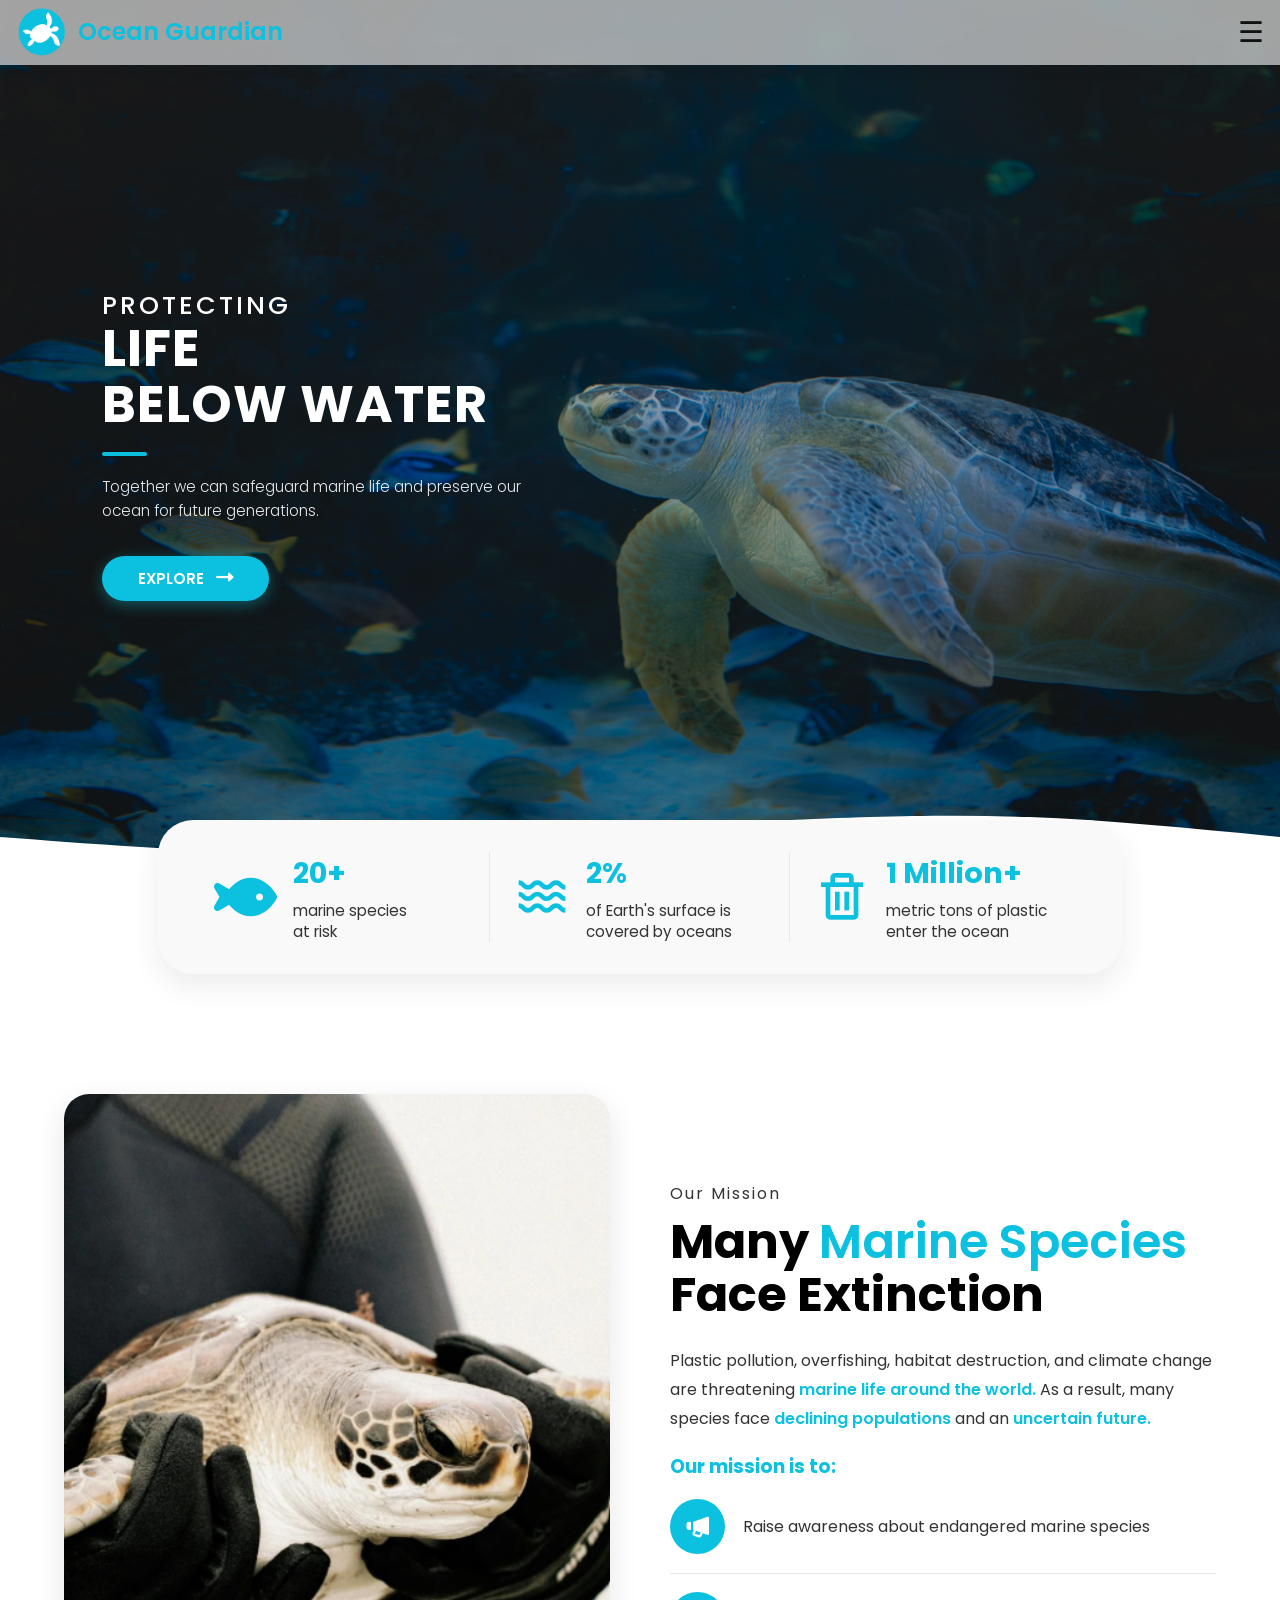
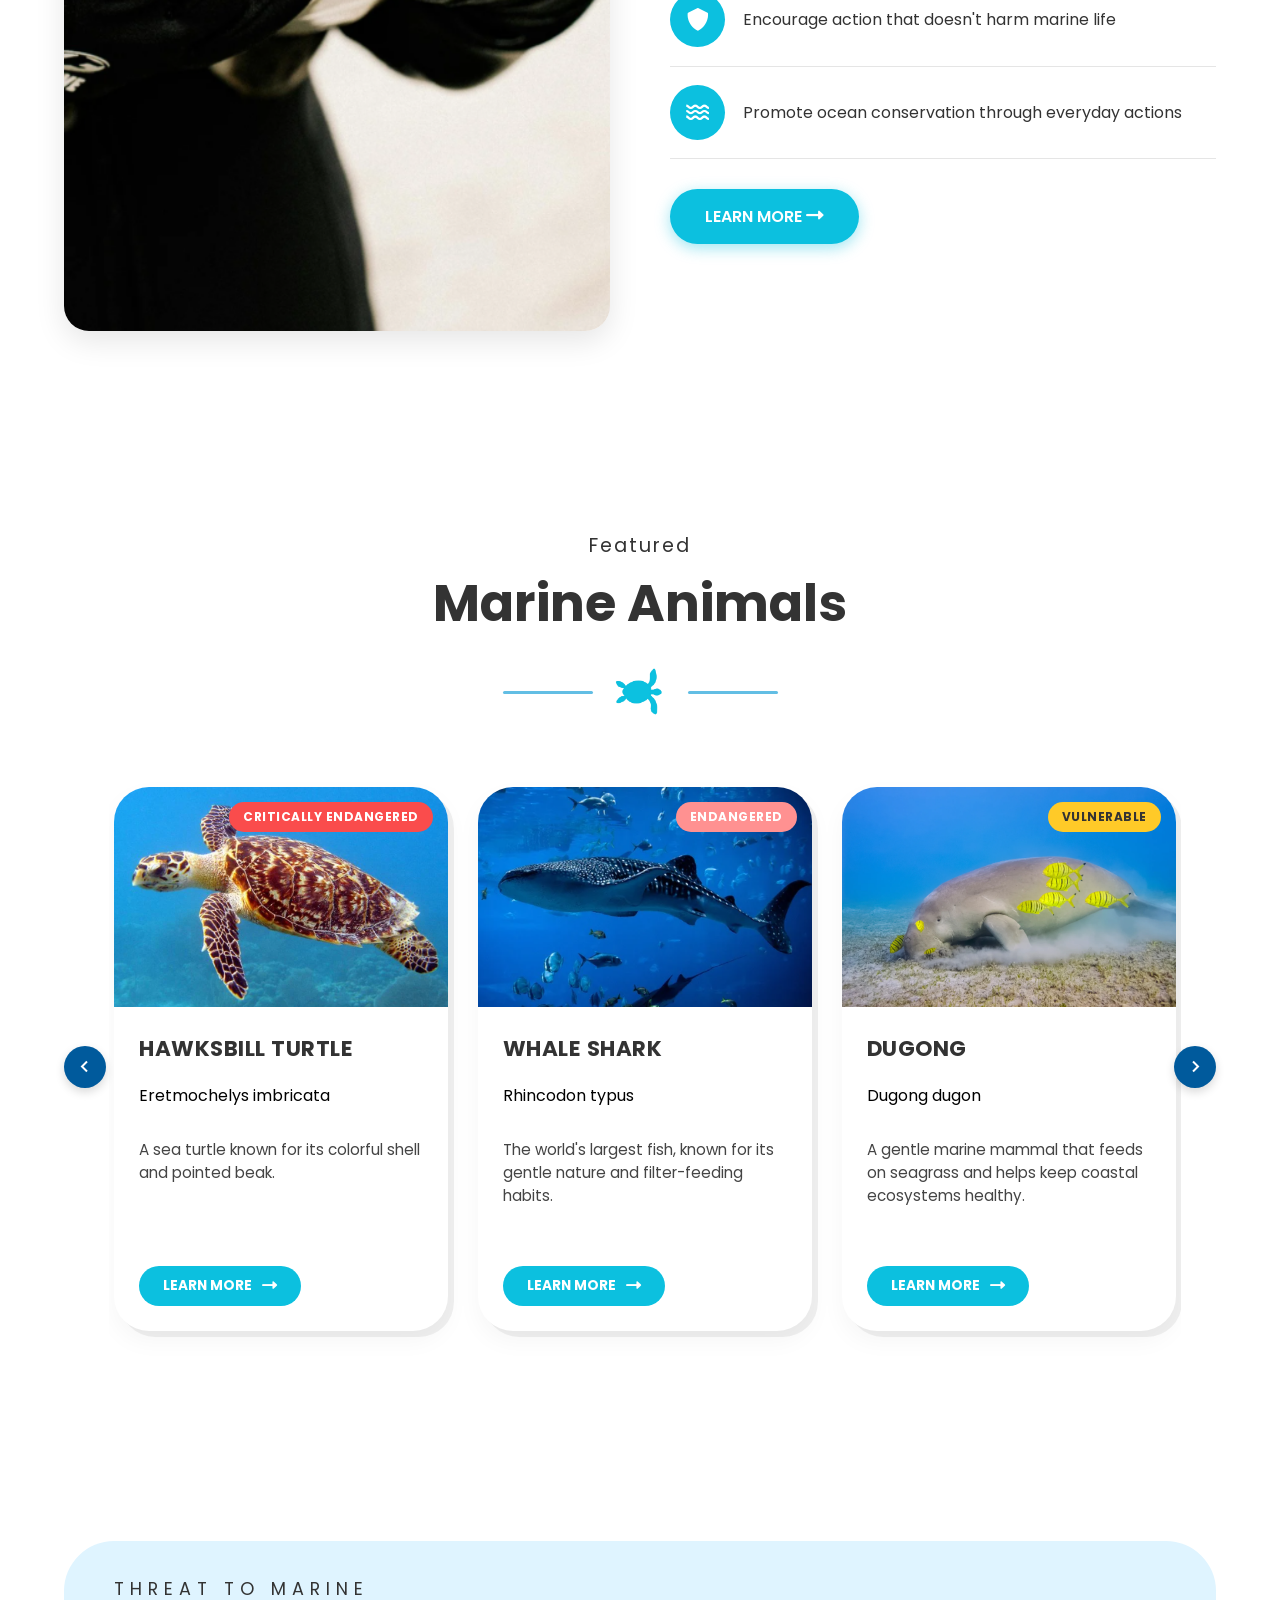
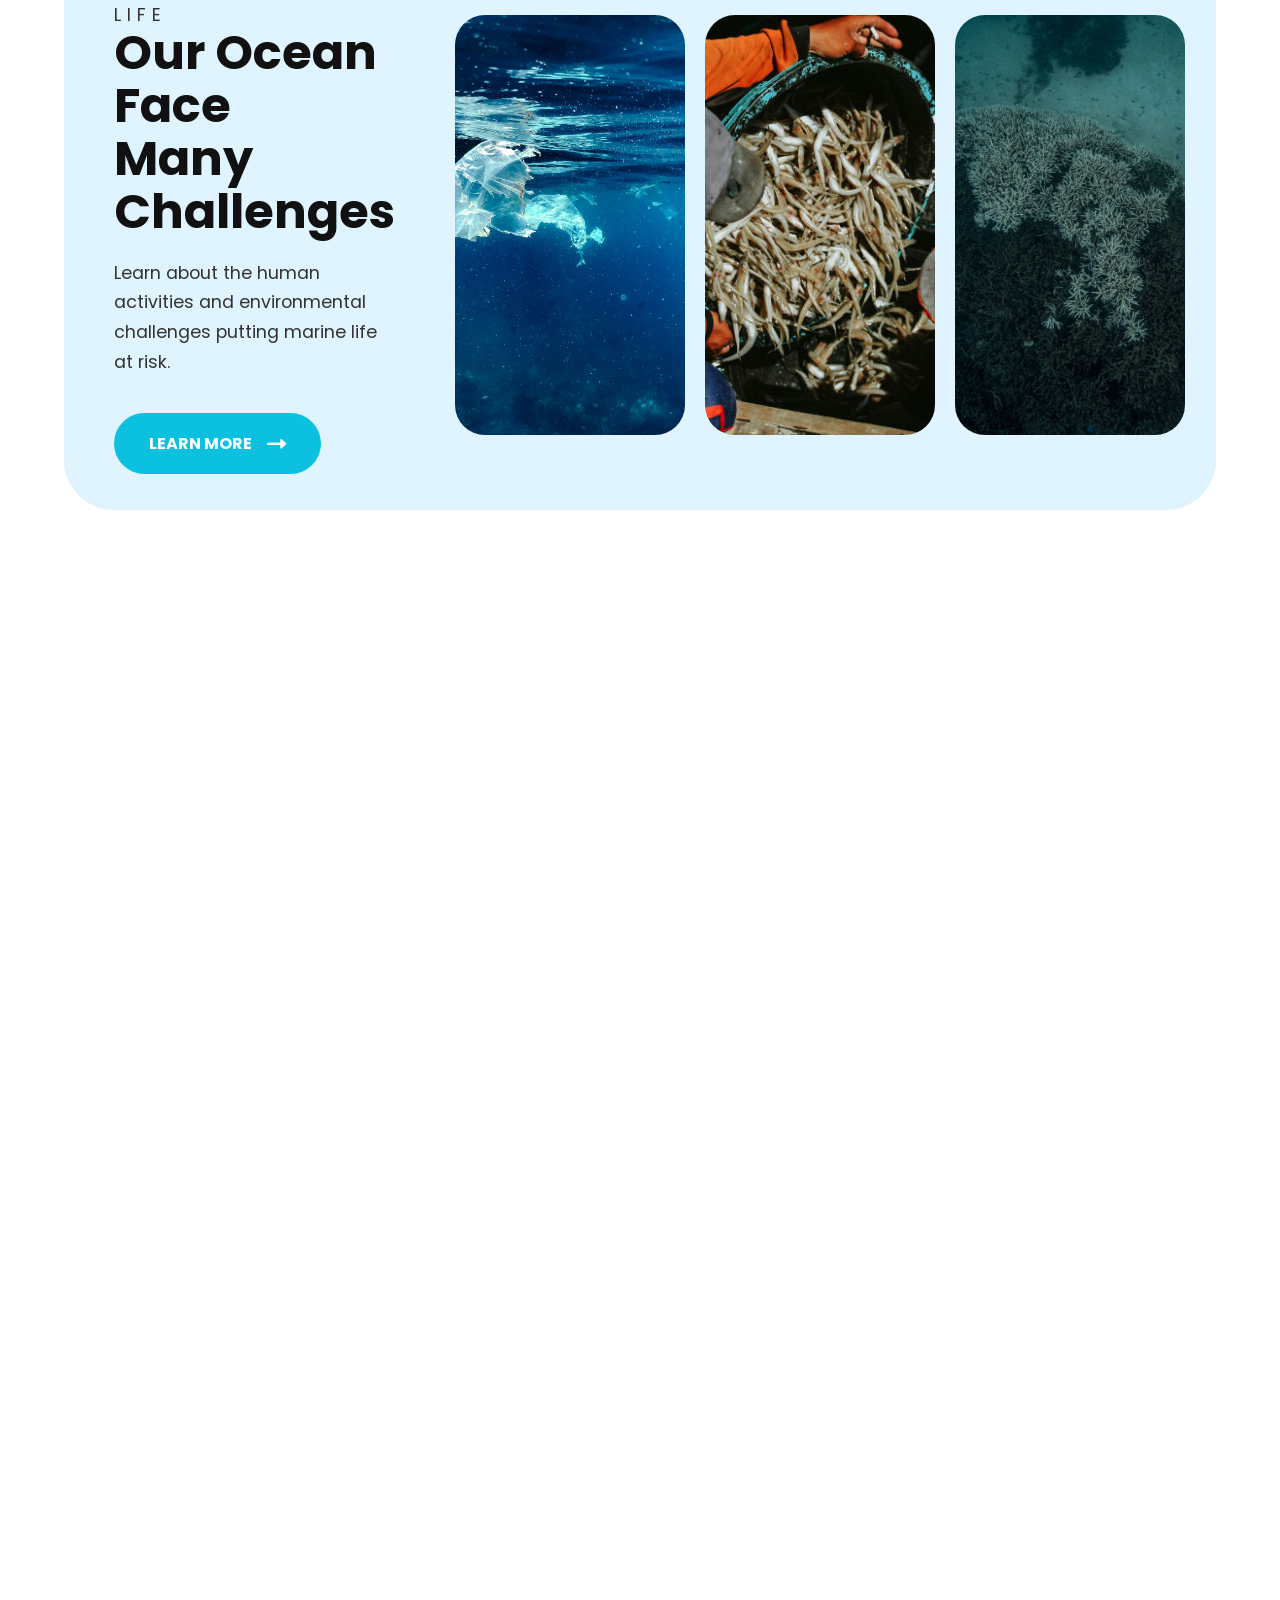
<file: index.html>
<!DOCTYPE html>
<html lang="en">
    <head>
        <meta charset="UTF-8">
        <meta name="viewport" content="width=device-width, initial-scale=1.0">
        <!-- Name & Icon-->
        <title>Ocean Guardian</title>
        <!-- CSS -->
        <link rel="stylesheet" href="style.css">
        <!-- AOS -->
        <script src="https://unpkg.com/aos@2.3.4/dist/aos.js"></script>
        <link href="https://unpkg.com/aos@2.3.4/dist/aos.css" rel="stylesheet">
        <!-- Font Awesome -->
        <link rel="stylesheet" href="https://cdnjs.cloudflare.com/ajax/libs/font-awesome/6.0.0-beta3/css/all.min.css">
        <!-- Boxicons -->
        <link href='https://unpkg.com/boxicons@2.1.4/css/boxicons.min.css' rel='stylesheet'>
        <!-- Google Fonts -->
        <link href="https://fonts.googleapis.com/css2?family=Poppins:wght@300;400;500;600;700&display=swap" rel="stylesheet">
    </head>
    <body>
        <!--Top Nav Bar-->
        <nav class="top-navbar">
            <div class="logo">
                <img src="Image/oceanguardianlogo.png" alt="Ocean Guardian Logo">

                <div class="logo-text">
                    <h1>Ocean Guardian</h1>
                </div>
            </div>
            <div id="menuToggle" class="hamburger">☰</div>
        </nav>

        <nav id="sidebar" class="sidebar">
            <ul class="sidebar-menu">
                <li><a href="index.html"><i class="bx bx-home"></i> Home</a></li>
                <li class="dropdown">
                    <a href="#"><i class="bx bx-info-circle"></i> About <i class='bx bx-chevron-down dropdown-icon'></i></a>
                    <ul class="dropdown-menu">
                        <li><a href="#">Our Mission</a></li>
                        <li><a href="#">Why was Ocean Guardian Created</a></li>
                        <li><a href="#">FAQ</a></li>
                    </ul>
                </li>
                <a href="explore.html"><i class="bx bx-search"></i> Explore</a>
                <a href="#"><i class="bx bx-bot"></i> Quiz</a>
                <li><a href="#"><i class="bx bx-envelope"></i> Contact</a></li>
            </ul>
        </nav>

        <section class="hero">
            <div class="hero-content" data-aos="fade-right" data-aos-duration="1000">
                <h2>PROTECTING</h2>
                <h1>LIFE <br><span class="highlight">BELOW WATER</span></h1>
                <hr class="hero-divider">
                <p>Together we can safeguard marine life and preserve our ocean for future generations.</p>
                <a href="#our-mission" class="cta-btn">EXPLORE <i class="fas fa-long-arrow-alt-right"></i></a>
            </div>

            <div class="wave-container">
                <!-- SVG -->
                <svg width="100%" height="100%" id="svg" viewBox="0 0 1440 590" preserveAspectRatio="none" xmlns="http://www.w3.org/2000/svg" class="transition duration-300 ease-in-out delay-150">
                    <style>
          .path-0{
            animation:pathAnim-0 4s;
            animation-timing-function: linear;
            animation-iteration-count: infinite;
          }
          @keyframes pathAnim-0{
            0%{
              d: path("M 0,600 L 0,225 C 113.04306220095694,267.488038277512 226.08612440191388,309.97607655502395 306,309 C 385.9138755980861,308.02392344497605 432.6985645933014,263.5837320574162 527,225 C 621.3014354066986,186.41626794258374 763.1196172248805,153.68899521531102 875,131 C 986.8803827751195,108.31100478468898 1068.822966507177,95.6602870813397 1158,113 C 1247.177033492823,130.3397129186603 1343.5885167464116,177.66985645933016 1440,225 L 1440,600 L 0,600 Z");
            }
            25%{
              d: path("M 0,600 L 0,225 C 117.70334928229664,174.92344497607655 235.40669856459328,124.8468899521531 328,120 C 420.5933014354067,115.1531100478469 488.07655502392345,155.53588516746416 580,198 C 671.9234449760766,240.46411483253584 788.2870813397129,285.00956937799043 879,276 C 969.7129186602871,266.99043062200957 1034.7751196172248,204.42583732057417 1124,187 C 1213.2248803827752,169.57416267942583 1326.6124401913876,197.28708133971293 1440,225 L 1440,600 L 0,600 Z");
            }
            50%{
              d: path("M 0,600 L 0,225 C 79.31100478468898,178.16746411483254 158.62200956937795,131.33492822966508 253,153 C 347.37799043062205,174.66507177033492 456.82296650717706,264.82775119617224 554,289 C 651.1770334928229,313.17224880382776 736.0861244019139,271.354066985646 828,226 C 919.9138755980861,180.64593301435403 1018.8325358851675,131.755980861244 1122,131 C 1225.1674641148325,130.244019138756 1332.5837320574162,177.622009569378 1440,225 L 1440,600 L 0,600 Z");
            }
            75%{
              d: path("M 0,600 L 0,225 C 68.88038277511961,205.14354066985646 137.76076555023923,185.2870813397129 238,159 C 338.2392344497608,132.7129186602871 469.8373205741626,99.99521531100478 568,120 C 666.1626794258374,140.00478468899522 730.8899521531101,212.73205741626793 818,211 C 905.1100478468899,209.26794258373207 1014.6028708133972,133.07655502392345 1122,123 C 1229.3971291866028,112.92344497607655 1334.6985645933014,168.96172248803828 1440,225 L 1440,600 L 0,600 Z");
            }
            100%{
              d: path("M 0,600 L 0,225 C 113.04306220095694,267.488038277512 226.08612440191388,309.97607655502395 306,309 C 385.9138755980861,308.02392344497605 432.6985645933014,263.5837320574162 527,225 C 621.3014354066986,186.41626794258374 763.1196172248805,153.68899521531102 875,131 C 986.8803827751195,108.31100478468898 1068.822966507177,95.6602870813397 1158,113 C 1247.177033492823,130.3397129186603 1343.5885167464116,177.66985645933016 1440,225 L 1440,600 L 0,600 Z");
            }
          }
                    </style>
                    <path d="M 0,600 L 0,225 C 113.04306220095694,267.488038277512 226.08612440191388,309.97607655502395 306,309 C 385.9138755980861,308.02392344497605 432.6985645933014,263.5837320574162 527,225 C 621.3014354066986,186.41626794258374 763.1196172248805,153.68899521531102 875,131 C 986.8803827751195,108.31100478468898 1068.822966507177,95.6602870813397 1158,113 C 1247.177033492823,130.3397129186603 1343.5885167464116,177.66985645933016 1440,225 L 1440,600 L 0,600 Z" stroke="none" stroke-width="0" fill="#ffffff" fill-opacity="1" class="transition-all duration-300 ease-in-out delay-150 path-0"></path>
                </svg>
            </div>
        </section>

        <section class="stats-section">
            <div class="stats-container" data-aos="fade-up" data-aos-duration="1000">

                <div class="stat-item" data-aos="zoom-in" data-aos-duration="800">
                    <i class="fa-solid fa-fish"></i>
                    <div>
                        <h3><span class="counter" data-target="1000">0</span>+</h3>
                        <p>marine species<br>at risk</p>
                    </div>
                </div>

            <div class="stat-item" data-aos="zoom-in" data-aos-duration="800">
                <i class="bx bx-water"></i>
                <div>
                    <h3><span class="counter" data-target="71">0</span>%</h3>
                    <p>of Earth's surface is<br>covered by oceans</p>
                </div>
            </div>

            <div class="stat-item" data-aos="zoom-in" data-aos-duration="800">
                <i class="bx bx-trash"></i>
                <div>
                    <h3><span class="counter" data-target="11">0</span> Million+</h3>
                    <p>metric tons of plastic<br>enter the ocean</p>
                </div>
            </div>
        </section>

        <section class="our-mission" id="our-mission">
            <div class="our-mission-content">

                <div class="mission-image">
                    <img src="Image/homepageourmission.png" alt="Woman holding a sea turtle">
                </div>

                <div class="mission-text">
                    <span class="mission-subtitle" data-aos="fade-up" data-aos-duration="1000">Our Mission</span>
                    <h2 data-aos="fade-up" data-aos-duration="1000">Many <span class="mission-highlight">Marine Species</span><br> Face Extinction</h2>
                    <p data-aos="fade-up" data-aos-duration="1200">Plastic pollution, overfishing, habitat destruction, and climate change are threatening <span class="mission-highlight">marine life around the world.</span> As a result, many species face <span class="mission-highlight">declining populations</span> and an <span class="mission-highlight">uncertain future.</span></p>
                    <h3 data-aos="fade-up" data-aos-duration="1200">Our mission is to:</h3>

                    <div class="mission-item" data-aos="fade-up" data-aos-duration="1400">
                        <i class="bx bxs-megaphone"></i>
                        <p>Raise awareness about endangered marine species</p>
                    </div>

                    <div class="mission-item" data-aos="fade-up" data-aos-duration="1600">
                        <i class="bx bxs-shield"></i>
                        <p>Encourage action that doesn't harm marine life</p>
                    </div>

                    <div class="mission-item" data-aos="fade-up" data-aos-duration="1800">
                        <i class="bx bx-water"></i>
                        <p>Promote ocean conservation through everyday actions</p>
                    </div>

                    <a href="#" class="mission-btn" data-aos="fade-up" data-aos-duration="1000">LEARN MORE <i class="fas fa-long-arrow-alt-right"></i></a>
                </div>
            </div>
        </section>

        <section class="featured-animals" id="explore">
            <div class="section-header"  data-aos="fade-up" data-aos-duration="1000">
                <span class="featured-subtitle">Featured</span>
                <h2>Marine Animals</h2>
                <div class="divider">
                    <span></span>
                    <img src="Image/turtle.png" alt="Ocean Guardian Turtle" class="turtle-icon">
                    <span></span>
                </div>
            </div>

            <div class="slider-wrapper" data-aos="fade-up" data-aos-duration="1200">
                <button class="slide-arrow prev-btn" id="prevbtn">
                    <i class="bx bx-chevron-left"></i>
                </button>
                <button class="slide-arrow next-btn" id="nextbtn">
                    <i class="bx bx-chevron-right"></i>
                </button>

                <div class="slider-container" data-aos="fade-up" data-aos-duration="1000">
                    <div class="slider-track" id="slidertrack">

                        <!-- Hawksbill Turtle-->
                        <div class="animal-card">
                            <div class="card-image-wrapper">
                                <img src="Image/hawksbillturtle.png" alt="Hawksbill Turtle">
                                <span class="badge badge-crit">Critically endangered</span>
                            </div>
                            <div class="card-content">
                                <h3>HAWKSBILL TURTLE</h3>
                                <p class="scientific-name">Eretmochelys imbricata</p>
                                <p class="description">A sea turtle known for its colorful shell and pointed beak.</p>
                                <a href="#" class="card-btn">LEARN MORE <i class="fas fa-long-arrow-alt-right"></i></a>
                            </div>
                        </div>

                        <!-- Whale Shark-->
                        <div class="animal-card">
                            <div class="card-image-wrapper">
                                <img src="Image/whaleshark.png" alt="Whale Shark">
                                <span class="badge badge-endangered">Endangered</span>
                            </div>
                            <div class="card-content">
                                <h3>WHALE SHARK</h3>
                                <p class="scientific-name">Rhincodon typus</p>
                                <p class="description">The world's largest fish, known for its gentle nature and filter-feeding habits.</p>
                                <a href="#" class="card-btn">LEARN MORE <i class="fas fa-long-arrow-alt-right"></i></a>
                            </div>
                        </div>

                         <!--Dugong-->
                        <div class="animal-card">
                            <div class="card-image-wrapper">
                                <img src="Image/dugong.png" alt="Dugong">
                                <span class="badge badge-vulnerable">Vulnerable</span>
                            </div>
                            <div class="card-content">
                                <h3>DUGONG</h3>
                                <p class="scientific-name">Dugong dugon</p>
                                <p class="description">A gentle marine mammal that feeds on seagrass and helps keep coastal ecosystems healthy.</p>
                                <a href="#" class="card-btn">LEARN MORE <i class="fas fa-long-arrow-alt-right"></i></a>
                            </div>
                        </div>

                         <!-- Humphead Wrasse-->
                        <div class="animal-card">
                            <div class="card-image-wrapper">
                                <img src="Image/humpheadwrasse.png" alt="Humphead Wrasse">
                                <span class="badge badge-endangered">Endangered</span>
                            </div>
                            <div class="card-content">
                                <h3>HUMPHEAD WRASSE</h3>
                                <p class="scientific-name">Cheilinus undulatus</p>
                                <p class="description">A giant reef fish recognized for its large forehead and vibrant blue-green colors.</p>
                                <a href="#" class="card-btn">LEARN MORE <i class="fas fa-long-arrow-alt-right"></i></a>
                            </div>
                        </div>

                          <!-- Oceanic Manta Ray-->
                        <div class="animal-card">
                            <div class="card-image-wrapper">
                                <img src="Image/oceanicmantaray.png" alt="Oceanic Manta Ray">
                                <span class="badge badge-endangered">Endangered</span>
                            </div>
                            <div class="card-content">
                                <h3>OCEANIC MANTA RAY</h3>
                                <p class="scientific-name">Mobula birostris</p>
                                <p class="description">A graceful giant ray known for its wide wingspan and gentle movements through open oceans.</p>
                                <a href="#" class="card-btn">LEARN MORE <i class="fas fa-long-arrow-alt-right"></i></a>
                            </div>
                        </div>

                        <!-- Oceanic Whitetip Shark-->
                        <div class="animal-card">
                            <div class="card-image-wrapper">
                                <img src="Image/oceanicwhitetipshark.png" alt="Oceanic Whitetip Shark">
                                <span class="badge badge-crit">Critically endangered</span>
                            </div>
                            <div class="card-content">
                                <h3>OCEANIC WHITETIP SHARK</h3>
                                <p class="scientific-name">Carcharhinus longimanus</p>
                                <p class="description">A powerful ocean predator recognized for its long, white-tipped fins and wide-ranging habitat.</p>
                                <a href="#" class="card-btn">LEARN MORE <i class="fas fa-long-arrow-alt-right"></i></a>
                            </div>
                        </div>

                        <!-- Blue Whale-->
                        <div class="animal-card">
                            <div class="card-image-wrapper">
                                <img src="Image/bluewhale.png" alt="Blue Whale">
                                <span class="badge badge-endangered">Endangered</span>
                            </div>
                            <div class="card-content">
                                <h3>BLUE WHALE</h3>
                                <p class="scientific-name">Balaenoptera musculus</p>
                                <p class="description">A massive marine mammal known as the largest animal ever to live on Earth.</p>
                                <a href="#" class="card-btn">LEARN MORE <i class="fas fa-long-arrow-alt-right"></i></a>
                            </div>
                        </div>

                        <!-- North Atlantic Right Whale-->
                        <div class="animal-card">
                            <div class="card-image-wrapper">
                                <img src="Image/northatlanticrightwhale.png" alt="North Atlantic Right Whale">
                                <span class="badge badge-crit">Critically endangered</span>
                            </div>
                            <div class="card-content">
                                <h3>NORTH ATLANTIC RIGHT WHALE</h3>
                                <p class="scientific-name">Eubalaena glacialis</p>
                                <p class="description">A rare whale known for its massive body, slow movements, and long migrations along the Atlantic coast.</p>
                                <a href="#" class="card-btn">LEARN MORE <i class="fas fa-long-arrow-alt-right"></i></a>
                            </div>
                        </div>

                        <!-- Sperm Whale-->
                        <div class="animal-card">
                            <div class="card-image-wrapper">
                                <img src="Image/spermwhale.png" alt="Sperm Whale">
                                <span class="badge badge-vulnerable">Vulnerable</span>
                            </div>
                            <div class="card-content">
                                <h3>SPERM WHALE</h3>
                                <p class="scientific-name">Physeter macrocephalus</p>
                                <p class="description">A deep-diving whale famous for its enormous head and ability to hunt giant squid.</p>
                                <a href="#" class="card-btn">LEARN MORE <i class="fas fa-long-arrow-alt-right"></i></a>
                            </div>
                        </div>

                        <!-- Bigeye Thresher-->
                        <div class="animal-card">
                            <div class="card-image-wrapper">
                                <img src="Image/bigeyethresher.png" alt="Bigeye Thresher">
                                <span class="badge badge-vulnerable">Vulnerable</span>
                            </div>
                            <div class="card-content">
                                <h3>BIGEYE THRESHER</h3>
                                <p class="scientific-name">Alopias superciliosus</p>
                                <p class="description">A unique shark known for its enormous eyes and long tail used to stun prey.</p>
                                <a href="#" class="card-btn">LEARN MORE <i class="fas fa-long-arrow-alt-right"></i></a>
                            </div>
                        </div>

                        <!-- Bluntnose Sixgill Shark -->
                        <div class="animal-card">
                            <div class="card-image-wrapper">
                                <img src="Image/bluntnosesixgillshark.png" alt="Bluntnose Sixgill Shark">
                                <span class="badge badge-vulnerable">Vulnerable</span>
                            </div>
                            <div class="card-content">
                                <h3>BLUNTNOSE SIXGILL SHARK</h3>
                                <p class="scientific-name">Hexanchus griseus</p>
                                <p class="description">A deep-sea shark recognized for its six gill slits and powerful body adapted to life in dark ocean depths.</p>
                                <a href="#" class="card-btn">LEARN MORE <i class="fas fa-long-arrow-alt-right"></i></a>
                            </div>
                        </div>

                        <!-- Bigeye Tuna -->
                        <div class="animal-card">
                            <div class="card-image-wrapper">
                                <img src="Image/bigeyetuna.png" alt="Bigeye Tuna">
                                <span class="badge badge-vulnerable">Vulnerable</span>
                            </div>
                            <div class="card-content">
                                <h3>BIGEYE TUNA</h3>
                                <p class="scientific-name">Thunnus obesus</p>
                                <p class="description">A fast-swimming tuna recognized for its large eyes and ability to dive into deep waters.</p>
                                <a href="#" class="card-btn">LEARN MORE <i class="fas fa-long-arrow-alt-right"></i></a>
                            </div>
                        </div>

                        <!-- Portuguese Dogfish-->
                        <div class="animal-card">
                            <div class="card-image-wrapper">
                                <img src="Image/portuguesedogfish.png" alt="Portuguese Dogfish">
                                <span class="badge badge-nt">Near Threatened</span>
                            </div>
                            <div class="card-content">
                                <h3>PORTUGUESE DOGFISH</h3>
                                <p class="scientific-name">Centroscymnus coelolepis</p>
                                <p class="description">A deep-sea shark known for its dark coloration and ability to thrive in the ocean's deepest waters.</p>
                                <a href="#" class="card-btn">LEARN MORE <i class="fas fa-long-arrow-alt-right"></i></a>
                            </div>
                        </div>

                        <!-- Sulawesi Coelacanth-->
                        <div class="animal-card">
                            <div class="card-image-wrapper">
                                <img src="Image/sulawesicoelacanth.png" alt="Sulawesi Coelacanth">
                                <span class="badge badge-vulnerable">Vulnerable</span>
                            </div>
                            <div class="card-content">
                                <h3>SULAWESI COELACANTH</h3>
                                <p class="scientific-name">Latimeria menadoensis</p>
                                <p class="description">A rare ancient fish often called a "living fossil" because it has existed for millions of years.</p>
                                <a href="#" class="card-btn">LEARN MORE <i class="fas fa-long-arrow-alt-right"></i></a>
                            </div>
                        </div>
                    </div>
                </div>
            </div>
        </section>

        <!-- Threats section -->
        <section class="threats-section">
            <div class="threats-container">
                <div class="threats-text" data-aos="fade-right" data-aos-duration="1000">
                    <span class="threat-subtitle">Threat To Marine Life</span>
                    <h2>Our Ocean Face <br>Many Challenges</h2>
                    <p>Learn about the human activities and environmental challenges putting marine life at risk.</p>
                    <a href="#" class="threat-btn">LEARN MORE<i class="fas fa-long-arrow-alt-right"></i></a>
                </div>

                <!-- Hover to view cards-->
                <div class="threat-cards">
                    
                    <!-- Plastic Pollution -->
                    <div class="threat-card" data-aos="fade-up" data-aos-duration="1000">
                        <img src="Image/plasticpollution.jpg" alt="Plastic Pollution">
                        <div class="threat-overlay">
                            <div class="threat-icon">
                                <i class="bx bx-trash"></i>
                            </div>
                            <h3>Plastic Pollution</h3>
                            <p>Marine animals often mistake floating plastic bags for food, which can cause injury, starvation, or death.</p>
                        </div>
                    </div>

                    <!-- Overfishing -->
                    <div class="threat-card" data-aos="fade-up" data-aos-duration="1200">
                        <img src="Image/overfishing.jpg" alt="Overfishing">
                        <div class="threat-overlay">
                            <div class="threat-icon">
                                <i class="fa-solid fa-fish"></i>
                            </div>
                            <h3>Overfishing</h3>
                            <p>Every day, huge numbers of fish are removed from the ocean, putting pressure on marine ecosystems and fish populations.</p>
                        </div>
                    </div>

                    <!-- Climate Change -->
                    <div class="threat-card" data-aos="fade-up" data-aos-duration="1400">
                        <img src="Image/coralbleaching.jpg" alt="Climate Change">
                        <div class="threat-overlay">
                            <div class="threat-icon">
                                <i class="fa-solid fa-temperature-three-quarters"></i>
                            </div>
                            <h3>Climate Change</h3>
                            <p>Rising ocean temperatures cause corals to lose their color, leaving reefs weakened and vulnerable to damage.</p>
                        </div>
                    </div>
                </div>
            </div>
        </section>

        <section class="quiz-section" id="quiz">
            <div class="quiz-container">
                <div class="quiz-text" data-aos="fade-right" data-aos-duration="1000">
                    <span class="quiz-subtitle">Quiz</span>
                    <h2>Test Your Ocean <br>Knowledge</h2>
                    <div class="divider">
                        <span></span>
                        <img src="Image/turtle.png" aria-keyshortcuts="Ocean Guardian Turtle" class="turtle-icon">
                        <span></span>
                    </div>
                    <p>Test your knowledge about marine conservation and ocean protection.</p>
                    <a href="#" class="quiz-btn">TRY IT OUT <i class="fas fa-long-arrow-alt-right"></i></a>
                </div>
                <div class="quiz-preview" data-aos="fade-left" data-aos-duration="1000">
                    <div class="quiz-card">
                        <img src="Image/mantaray.jpg" alt="Quiz Illustration" class="quiz-img">
                        <div class="quiz-overlay">
                            <div class="quiz-hover-icon">
                                <i class="bx bx-water"></i>
                            </div>
                            <h3>Oceanic Manta Ray</h3>
                        </div>
                    </div>
                </div>
            </div>
        </section>

        <section class="action-section" data-aos="fade-up" data-aos-duration="1000">
            <div class="action-container">
                <div class="action-content">
                    <span class="action-subtitle">Take Action</span>
                    <h2>Protect Our Ocean, Protect Our Future</h2>
                    <p>Every choice we make can help protect marine life. From reducing plastic waste to spreading awareness, small actions can make a difference.</p>
                </div>
                <div class="action-right">
                    <div class="wave-graphic-container">
                        <i class="fa-solid fa-water wave-icon-bg"></i>
                    </div>
                    <a href="#" class="action-btn">TAKE ACTION <i class="fas fa-long-arrow-alt-right"></i></a>
                </div>
            </div>

            <footer class="footer">
                <p class="footer-sdg">Supporting SDG 14: Life Below Water</p>
                <p class="footer-copyright">&copy; 2026 Ocean Guardian - All rights reserved</p>
            </footer>
        </section>

        <!-- JavaScript -->
        <script src="app.js"></script>
    </body>
</html>
</file>
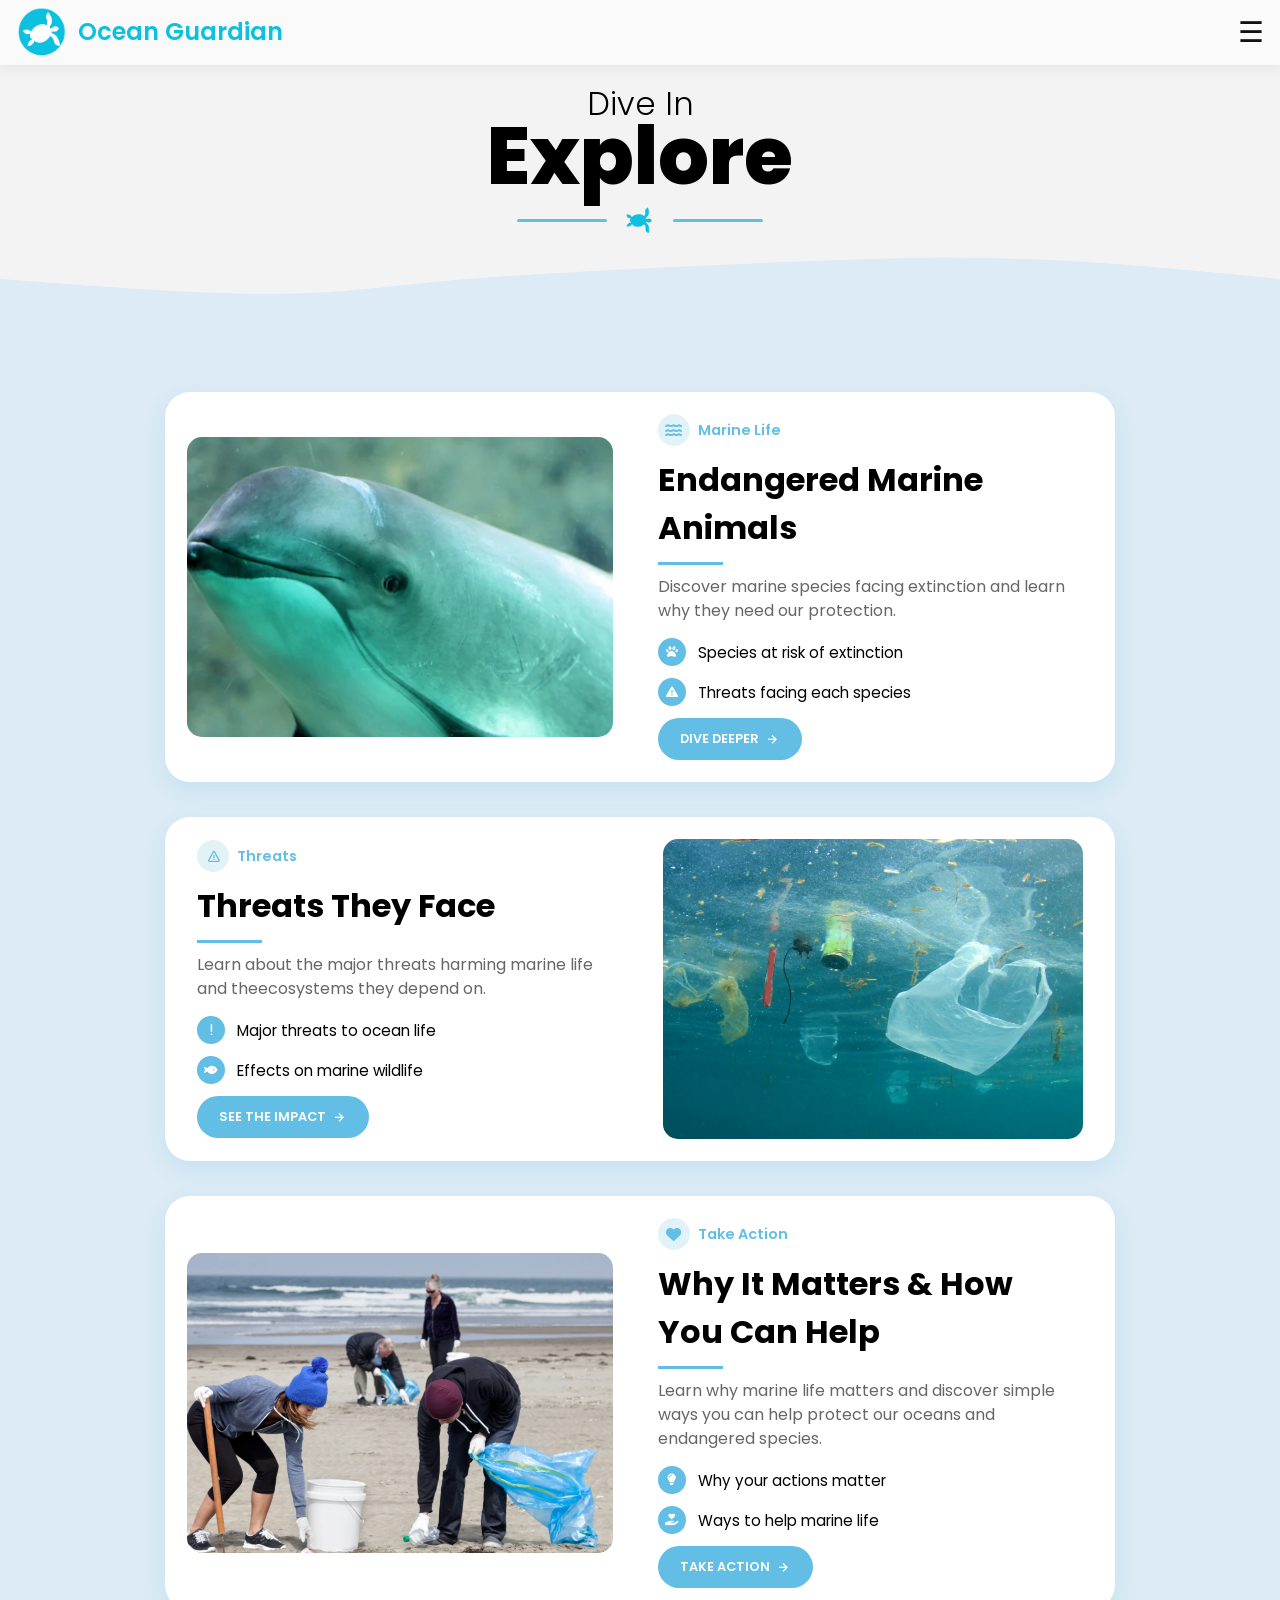
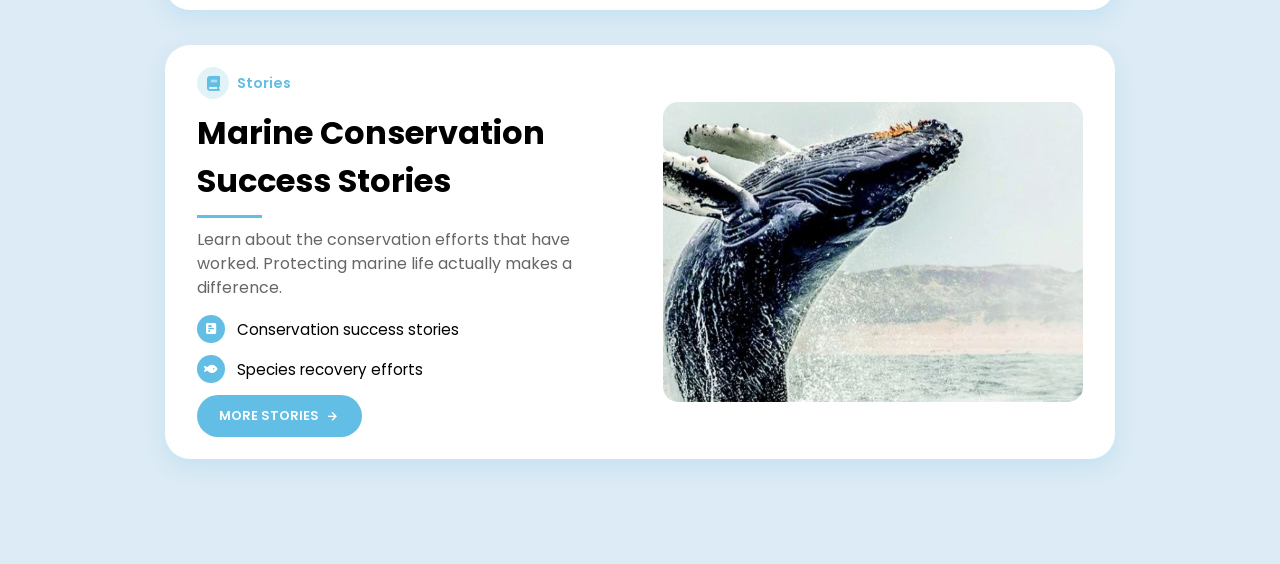
<file: explore.html>
<!DOCTYPE html>
<html lang="en">
    <head>
        <meta charset="UTF-8">
        <meta name="viewport" content="width=device-width, initial-scale=1.0">
        <title>Ocean Guardian - Explore</title>
        <!-- CSS -->
        <link rel="stylesheet" href="explorestyle.css">
        <!-- AOS -->
        <script src="https://unpkg.com/aos@2.3.4/dist/aos.js"></script>
        <link href="https://unpkg.com/aos@2.3.4/dist/aos.css" rel="stylesheet">
        <!-- FontAwesome -->
        <link rel="stylesheet" href="https://cdnjs.cloudflare.com/ajax/libs/font-awesome/6.5.1/css/all.min.css">
        <!-- Boxicons -->
        <link href='https://unpkg.com/boxicons@2.1.4/css/boxicons.min.css' rel='stylesheet'>
        <!-- Google Fonts-->
        <link href="https://fonts.googleapis.com/css2?family=Poppins:wght@300;400;500;600;700;800&display=swap" rel="stylesheet">
    </head>
    <body>

    <!--Top Nav Bar-->
        <nav class="top-navbar">
            <div class="logo">
                <img src="Image/oceanguardianlogo.png" alt="Ocean Guardian Logo">

                <div class="logo-text">
                    <h1>Ocean Guardian</h1>
                </div>
            </div>
            <div id="menuToggle" class="hamburger">☰</div>
        </nav>

        <nav id="sidebar" class="sidebar">
            <ul class="sidebar-menu">
                <li><a href="index.html"><i class="bx bx-home"></i> Home</a></li>
                <li class="dropdown">
                    <a href="#"><i class="bx bx-info-circle"></i> About <i class='bx bx-chevron-down dropdown-icon'></i></a>
                    <ul class="dropdown-menu">
                        <li><a href="#">Our Mission</a></li>
                        <li><a href="#">Why was Ocean Guardian Created</a></li>
                        <li><a href="#">FAQ</a></li>
                    </ul>
                </li>
                <a href="explore.html"><i class="bx bx-search"></i> Explore</a>
                <a href="#"><i class="bx bx-bot"></i> Quiz</a>
                <li><a href="#"><i class="bx bx-envelope"></i> Contact</a></li>
            </ul>
        </nav>

        <section class="hero">
            <h2 data-aos="fade-down" data-aos-duration="1200">Dive In</h2>
            <h1 data-aos="fade-down" data-aos-duration="1200">Explore</h1>

            <div class="divider" data-aos="fade-down" data-aos-duration="1200">
                <span></span>
                <img src="Image/turtle.png" alt="Ocean Guardian Turtle" class="turtle-icon">
                <span></span>
            </div>

            <div class="wave-container">
                <svg width="100%" height="100%" id="svg" viewBox="0 0 1440 590" preserveAspectRatio="none" xmlns="http://www.w3.org/2000/svg" class="transition duration-300 ease-in-out delay-150">
                    <style>
                        .path-0{
                            animation:pathAnim-0 4s;
                            animation-timing-function: linear;
                            animation-iteration-count: infinite;
                        }
                        @keyframes pathAnim-0{
                            0%{
                                d: path("M 0,600 L 0,225 C 113.04306220095694,267.488038277512 226.08612440191388,309.97607655502395 306,309 C 385.9138755980861,308.02392344497605 432.6985645933014,263.5837320574162 527,225 C 621.3014354066986,186.41626794258374 763.1196172248805,153.68899521531102 875,131 C 986.8803827751195,108.31100478468898 1068.822966507177,95.6602870813397 1158,113 C 1247.177033492823,130.3397129186603 1343.5885167464116,177.66985645933016 1440,225 L 1440,600 L 0,600 Z");
                            }
                            25%{
                                d: path("M 0,600 L 0,225 C 117.70334928229664,174.92344497607655 235.40669856459328,124.8468899521531 328,120 C 420.5933014354067,115.1531100478469 488.07655502392345,155.53588516746416 580,198 C 671.9234449760766,240.46411483253584 788.2870813397129,285.00956937799043 879,276 C 969.7129186602871,266.99043062200957 1034.7751196172248,204.42583732057417 1124,187 C 1213.2248803827752,169.57416267942583 1326.6124401913876,197.28708133971293 1440,225 L 1440,600 L 0,600 Z");
                            }
                            50%{
                                d: path("M 0,600 L 0,225 C 79.31100478468898,178.16746411483254 158.62200956937795,131.33492822966508 253,153 C 347.37799043062205,174.66507177033492 456.82296650717706,264.82775119617224 554,289 C 651.1770334928229,313.17224880382776 736.0861244019139,271.354066985646 828,226 C 919.9138755980861,180.64593301435403 1018.8325358851675,131.755980861244 1122,131 C 1225.1674641148325,130.244019138756 1332.5837320574162,177.622009569378 1440,225 L 1440,600 L 0,600 Z");
                            }
                            75%{
                                d: path("M 0,600 L 0,225 C 68.88038277511961,205.14354066985646 137.76076555023923,185.2870813397129 238,159 C 338.2392344497608,132.7129186602871 469.8373205741626,99.99521531100478 568,120 C 666.1626794258374,140.00478468899522 730.8899521531101,212.73205741626793 818,211 C 905.1100478468899,209.26794258373207 1014.6028708133972,133.07655502392345 1122,123 C 1229.3971291866028,112.92344497607655 1334.6985645933014,168.96172248803828 1440,225 L 1440,600 L 0,600 Z");
                            }
                            100%{
                                d: path("M 0,600 L 0,225 C 113.04306220095694,267.488038277512 226.08612440191388,309.97607655502395 306,309 C 385.9138755980861,308.02392344497605 432.6985645933014,263.5837320574162 527,225 C 621.3014354066986,186.41626794258374 763.1196172248805,153.68899521531102 875,131 C 986.8803827751195,108.31100478468898 1068.822966507177,95.6602870813397 1158,113 C 1247.177033492823,130.3397129186603 1343.5885167464116,177.66985645933016 1440,225 L 1440,600 L 0,600 Z");
                            }
                        }
                    </style>
                    <path d="M 0,600 L 0,225 C 113.04306220095694,267.488038277512 226.08612440191388,309.97607655502395 306,309 C 385.9138755980861,308.02392344497605 432.6985645933014,263.5837320574162 527,225 C 621.3014354066986,186.41626794258374 763.1196172248805,153.68899521531102 875,131 C 986.8803827751195,108.31100478468898 1068.822966507177,95.6602870813397 1158,113 C 1247.177033492823,130.3397129186603 1343.5885167464116,177.66985645933016 1440,225 L 1440,600 L 0,600 Z" stroke="none" stroke-width="0" fill="#dcebf5" fill-opacity="1" class="transition-all duration-300 ease-in-out delay-150 path-0"></path>
                </svg>
            </div>
        </section>

        <section class="explore-section">

            <div class="explore-card" data-aos="fade-right" data-aos-duration="1000">
                <div class="card-image">
                    <img src="Image/exploreendangeredsection.png" alt="Endangered Marine Animals">
                </div>
                <div class="card-content">
                    <div class="category">
                        <span class="icon-circle">
                            <i class="fa-solid fa-water"></i>
                        </span>Marine Life</div>
                        <h2>Endangered Marine Animals</h2>
                        <p>Discover marine species facing extinction and learn why they need our protection.</p>
                        <div class="feature">
                            <i class="fa-solid fa-paw"></i>
                            Species at risk of extinction
                        </div>
                        <div class="feature">
                            <i class="fa-solid fa-triangle-exclamation"></i>
                            Threats facing each species
                        </div>
                        <button>
                            DIVE DEEPER
                            <i class='bx bx-right-arrow-alt'></i>
                        </button>
                    </div>
                </div>

                <div class="explore-card reverse" data-aos="fade-left" data-aos-duration="1000">
                    <div class="card-image">
                        <img src="Image/explorethreatssection.png" alt="Marine Pollution">
                    </div>
                    <div class="card-content">
                        <div class="category">
                            <span class="icon-circle">
                                <i class='bx bx-error'></i>
                            </span>
                            Threats
                        </div>
                        <h2>Threats They Face</h2>
                        <p>Learn about the major threats harming marine life and theecosystems they depend on.</p>
                        <div class="feature">
                            <i class="fa-solid fa-exclamation"></i>
                            Major threats to ocean life
                        </div>
                        <div class="feature">
                            <i class="fa-solid fa-fish"></i>
                            Effects on marine wildlife
                        </div>
                        <button>
                            SEE THE IMPACT
                            <i class='bx bx-right-arrow-alt'></i>
                        </button>
                    </div>
                </div>

                <div class="explore-card" data-aos="fade-right" data-aos-duration="1000">
                    <div class="card-image">
                        <img src="Image/explorewhyumatterandhelpoutsection.png" alt="Beach Cleanup Volunteers">
                    </div>
                    <div class="card-content">
                        <div class="category">
                            <span class="icon-circle">
                                <i class="fa-solid fa-heart"></i>
                            </span>
                            Take Action
                        </div>
                        <h2>Why It Matters &amp; How You Can Help</h2>
                        <p>Learn why marine life matters and discover simple ways you can help protect our oceans and endangered species.</p>
                        <div class="feature">
                            <i class="fa-solid fa-lightbulb"></i>
                            Why your actions matter
                        </div>
                        <div class="feature">
                            <i class="fa-solid fa-hand-holding-heart"></i>
                            Ways to help marine life
                        </div>
                        <button>
                            TAKE ACTION
                            <i class='bx bx-right-arrow-alt'></i>
                        </button>
                    </div>
                </div>

                <div class="explore-card reverse" data-aos="fade-left" data-aos-duration="1000">
                    <div class="card-image">
                        <img src="Image/exploremarinesuccessstoriessection.png" alt="Humpback Whale Breaching">
                    </div>
                    <div class="card-content">
                        <div class="category">
                            <span class="icon-circle">
                                <i class="fa-solid fa-book"></i>
                            </span>
                            Stories
                        </div>
                        <h2>Marine Conservation Success Stories</h2>
                        <p>Learn about the conservation efforts that have worked. Protecting marine life actually makes a difference.
                        </p>
                        <div class="feature">
                            <i class="fa-solid fa-square-poll-horizontal"></i>
                            Conservation success stories
                        </div>
                        <div class="feature">
                            <i class="fa-solid fa-fish"></i>
                            Species recovery efforts
                        </div>
                        <button>
                            MORE STORIES
                            <i class='bx bx-right-arrow-alt'></i>
                        </button>
                    </div>
                </div>
            </section>
            <script src="app.js"></script>
        </body>
        </html>
</file>
<file: style.css>
html,
body {
    margin: 0;
    padding: 0;
    overflow-x: hidden;
    font-family: 'Poppins', sans-serif;
    scroll-behavior: smooth;
}

.hero,
.stats-section,
.our-mission,
.featured-animals {
    overflow: hidden;
}

/* NavBar */

.top-navbar {
    position: fixed;
    top: 0;
    left: 0;
    width: 100%;
    height: 65px;
    background: rgba(255, 255, 255, 0.6);
    backdrop-filter: blur(10px);
    -webkit-backdrop-filter: blur(10px);
    display: flex;
    justify-content: space-between;
    align-items: center;
    padding: 0 1rem;
    color: #111;
    z-index: 1100;
    box-sizing: border-box;
}

.logo {
    color: #111;
    font-weight: 700;
    font-size: 1.4rem;
}

.hamburger {
    font-size: 1.8rem;
    cursor: pointer;
    color: #111;
    transition: transform 0.3s ease;
}

.hamburger:hover {
    transform: scale(1.1);
}

/* Side Bar */

.sidebar {
    position: fixed;
    top: 60px;
    left: -250px;
    width: 250px;
    height: calc(100% - 60px);
    background: rgba(255, 255, 255, 0.6);
    backdrop-filter: blur(14px);
    -webkit-backdrop-filter: blur(14px);
    border-right: 1px solid rgba(0,0,0,0.05);
    transition: left 0.3s ease, visibility 0.3s ease;
    z-index: 1050;
    padding-top: 1rem;
    visibility: hidden;
}

.sidebar.active {
    left: 0;
    visibility: visible;
}

.sidebar-header {
    text-align: center;
    padding: 10px 0;
    font-size: 1.5rem;
    font-weight: bold;
    border-bottom: 1px solid rgba(255, 255, 255, 0.1);
}

.sidebar-menu {
    list-style: none;
    padding: 0;
    margin: 0;
}

.sidebar-menu li {
    position: relative;
}

.sidebar-menu a {
    display: flex;
    align-items: center;
    padding: 0.75rem 1rem;
    text-decoration: none;
    color: #111;
    font-size: 1rem;
    transition: background 0.3s ease, color 0.3s ease;
    cursor: pointer;
}

.sidebar-menu a i {
    margin-right: 0.75rem;
    font-size: 1.2rem;
}

.sidebar-menu a:hover,
.sidebar-menu li.active {
    background: rgba(0, 0, 0, 0.05);
}

.dropdown-menu {
    list-style: none;
    padding: 0;
    display: none;
    flex-direction: column;
}

.dropdown-menu li a {
    padding-left: 40px;
    font-size: 0.95rem;
}

.dropdown.active .dropdown-menu {
    display: flex;
}

.dropdown-icon {
    color: #000;
    margin-left: auto;
    transition: transfrom 0.3s ease;
}

.dropdown.active .dropdown-icon {
    transform: rotate(180deg);
}

.top-navbar, .sidebar {
    box-shadow: 0 4px 12px rgba(0,0,0,0.05);
}

.logo {
    display: flex;
    align-items: center;
    gap: 10px;
    color: #111;
    font-weight: 700;
    font-size: 1.4rem;
}

.logo img {
    width: 52px;
    height: 52px;
    object-fit: contain;
}

.logo-text {
    display: flex;
    flex-direction: column;
}

.logo-text h1 {
    margin: 0 0 2px 0;
    font-size: 1.5rem;
    line-height: 1;
    color: #0cc0df;
    font-weight: 600;
}

.logo-text p {
    margin: 0;
    font-size: 0.8rem;
    color: #444;
    font-weight: 600;
}

/* Hero Section */

.hero {
    margin-top: 0;
    min-height: 100vh;
    width: 100%;
    position: relative;
    background: linear-gradient(rgba(0, 0, 0, 0.25), rgba(0, 0, 0, 0.45)), url('Image/herosectionimage.jpg') no-repeat center center/cover;
    display: flex;
    align-items: center;
    padding: 0 8%;
    box-sizing: border-box;
    overflow: hidden;
    transition: margin-left 0.3s ease, width 0.3s ease;
}

.hero-content {
    max-width: 480px;
    color: #ffffff;
    z-index: 10;
    transition: max-width 0.3s ease;
}

.hero-content h2 {
    font-size: 1.6rem;
    font-weight: 500;
    letter-spacing: 3px;
    margin: 0 0 0.5rem 0;
    line-height: 0.5;
}

.hero-content h1 {
    font-size: 3.2rem;
    font-weight: 700;
    letter-spacing: 1px;
    margin: 0 0 1.2rem 0;
    line-height: 1.1;
}

.hero-content p {
    font-size: 0.95rem;
    font-weight: 300;
    line-height: 1.6;
    margin-bottom: 2rem;
    max-width: 420px;
    color: rgba(255, 255, 255, 0.9);
}

/* Divider */
.hero-divider {
    width: 45px;
    max-width: 45px;
    height: 4px;
    background-color: #0cc0df;
    border: none;
    margin: 1.2rem 0;
    border-radius: 2px;
}

/* Call to Action Button */
.cta-btn {
    display: inline-flex;
    align-items: center;
    gap: 12px;
    background-color: #0cc0df;
    color: #ffffff;
    text-decoration: none;
    padding: 0.7rem 2.2rem;
    font-size: 0.95rem;
    font-weight: 600;
    border-radius: 50px;
    transition: background 0.3s ease, transform 0.2s ease;
    box-shadow: 0 4px 15px rgba(12, 192, 223, 0.4);
}

.cta-btn i {
    font-size: 1.1rem;
    transition: transform 0.3s ease;
}

.cta-btn:hover {
    background-color: #0aa8c4;
    transform: translateY(-2px);
}

.cta-btn:hover i {
    transform: translateX(5px);
}

/* Mobile Hero section */
@media (max-width: 768px) {
    .hero {
        padding: 80px 6% 60px 6%;
        display: flex;
        flex-direction: column;
        justify-content: center;
        align-items: center;
        text-align: center;
    }

    .hero-content {
        max-width: 100%;
    }
    
    .hero-content h2 {
        font-size: 1.2rem;
        letter-spacing: 2px;
        margin-bottom: 0.8rem;
    }
    
    .hero-content h1 {
        font-size: 2.4rem;
        line-height: 1.2;
        margin-bottom: 1rem;
    }
    
    .hero-content p {
        font-size: 0.95rem;
        line-height: 1.6;
        margin-bottom: 2rem;
        margin-left: auto;
        margin-right: auto;
    }

    .hero-divider {
        margin: 1rem auto;
    }

    .cta-btn {
        margin-top: -20px;
    }
}

/* Wave Divider */

.wave-container {
    position: absolute;
    bottom: -2px;
    left: 0;
    right: 0;
    width: 100%;
    height: 105px;
    z-index: 1;
    overflow: hidden;
}

.wave-container svg {
    width: 100%;
    height: 100%;
    display: block;
}

/* Stats Section */

.stats-section {
    position: relative;
    margin-top: -80px;
    z-index: 20;
    padding: 0 5%;
    overflow: visible;
}

.stats-container {
    background: #f9f9f9;
    border-radius: 35px;
    box-shadow: 0 12px 30px rgba(0,0,0,0.08);
    display: grid;
    grid-template-columns: repeat(3, 1fr);
    max-width: 900px;
    margin: 0 auto;
    padding: 2rem;
}

.stat-item {
    display: flex;
    align-items: center;
    gap: 1rem;
    padding: 0 1.5rem;
}

.stat-item:not(:last-child) {
    border-right: 1px solid #e8e8e8;
}

.stat-item i {
    font-size: 3.5rem;
    color: #0cc0df;
}

.stat-item h3 {
    margin: 0;
    color: #0cc0df;
    font-size: 1.8rem;
    font-weight: 700;
}

.stat-item p {
    margin: 0.3rem 0 0;
    color: #333;
    line-height: 1.4;
    font-size: 0.95rem;
}

/* Mobile Stats Section */

@media (max-width: 768px){
    .stats-container {
        display: grid;
        grid-template-columns: 1fr;
    }

    .stat-item:not(:last-child) {
        border-right: none;
        border-bottom: 1px solid #e8e8e8;
    }

    .stat-item {
        width: 100%;
        justify-content: center;
        align-items: center;
    }
}

/* Homepage our mission section */

.our-mission {
    padding: 120px 5%;
    overflow: visible;
}

.our-mission-content {
    display: flex;
    align-items: center;
    gap: 60px;
    max-width: 1200px;
    margin: auto;
}

.mission-image {
    flex: 1;
}

.mission-image img {
    width: 100%;
    border-radius: 25px;
    display: block;
    box-shadow: 0 10px 30px rgba(0, 0, 0, 0.1);
}

.mission-text {
    flex: 1;
}

.mission-subtitle {
    font-size: 1rem;
    letter-spacing: 2px;
    color: #333;
}

.mission-text h2 {
    font-size: 3rem;
    line-height: 1.1;
    margin: 10px 0 25px;
}

.mission-highlight {
    color: #0cc0df;
    font-weight: 600;
}

.mission-text p {
    line-height: 1.8;
    color: #333;
    margin-bottom: 15px;
}

.mission-text h3 {
    color: #0cc0df;
    margin-bottom: 0px;
}

.mission-item {
    display: flex;
    align-items: center;
    gap: 18px;
    padding: 16px 0;
    border-bottom: 1px solid #e5e5e5;
}

.mission-item i {
    width: 55px;
    height: 55px;
    display: flex;
    justify-content: center;
    align-items: center;
    background: #0cc0df;
    color: #ffffff;
    border-radius: 50%;
    font-size: 1.7rem;
}

.mission-btn {
    display: inline-block;
    margin-top: 30px;
    background: #0cc0df;
    color: #ffffff;
    text-decoration: none;
    padding: 15px 35px;
    border-radius: 50px;
    font-weight: 600;
    transition: transform 0.1s ease, background-color 0.1s ease;
    box-shadow: 0 4px 15px rgba(12, 192, 223, 0.4);
}

.mission-btn i {
    font-size: 1.1rem;
    transition: transform 0.3s ease;
}

.mission-btn:hover {
    background-color: #0aa8c4;
    transform: translateY(-5px) !important;
}

.mission-btn:hover i {
    transform: translateX(5px);
}

/* Featured marine life section */

.featured-animals {
    padding: 80px 5%;
    background-color: #ffffff;
    position: relative;
}

.section-header {
    text-align: center;
    margin-bottom: 50px;
}

.featured-subtitle {
    font-size: 1.2rem;
    letter-spacing: 2px;
    color: #333;
    font-weight: 400;
}

.section-header h2 {
    font-size: 3.2rem;
    font-weight: 700;
    margin: 5px 0 15px 0;
    color: #333;
}

.slider-divider {
    display: flex;
    align-items: center;
    justify-content: center;
    gap: 15px;
    max-width: 300px;
    margin: 0 auto;
}

.slider-divider::before,
.slider-divider::after {
    content: "";
    flex: 1;
    height: 3px;
    background-color: #0cc0df;
    border-radius: 2px;
}

.slider-divider i {
    font-size: 1.8rem;
    color: #0cc0df;
}

.slider-wrapper {
    position: relative;
    max-width: 1240px;
    margin: 0 auto;
    padding: 0 45px;
}

.slider-container {
    overflow: hidden;
    width: 100%;
    padding: 15px 5px 30px 5px;
}

.slider-track {
    display: flex;
    gap: 30px;
    transition: transform 0.5s cubic-bezier(0.25, 1, 0.5, 1);
    will-change: transform;
}

.animal-card {
    flex: 0 0 calc(33.333% - 20px);
    min-width: calc(33.333% - 20px);
    background: #ffffff;
    border-radius: 35px;
    overflow: hidden;
    box-shadow: 6px 6px 0px rgba(0, 0, 0, 0.06), 0px 10px 25px rgba(0, 0, 0, 0.04);
    display: flex;
    flex-direction: column;
}

.card-image-wrapper {
    position: relative;
    height: 220px;
    width: 100%;
}

.card-image-wrapper img {
    width: 100%;
    height: 100%;
    object-fit: cover;
}

.badge {
    position: absolute;
    top: 15px;
    right: 15px;
    padding: 6px 14px;
    font-size: 0.75rem;
    font-weight: 700;
    border-radius: 20px;
    color: #ffffff;
    text-transform: uppercase;
    letter-spacing: 0.5px;
}

.badge-crit {
    background-color: #fa4c4c;
}

.badge-endangered {
    background-color: #ff9191;
}

.badge-vulnerable {
    background-color: #ffca28;
    color: #333;
}

.badge-nt {
    background-color: #4db6ac;
}

.card-content {
    padding: 25px;
    display: flex;
    flex-direction: column;
    flex-grow: 1;
}

.card-content h3 {
    margin: 0 0 2px 0;
    font-size: 1.35rem;
    font-weight: 700;
    color: #333;
    letter-spacing: 0.5px;
}

.scientiic-name {
    margin: 0 0 12px 0;
    font-size: 0.85rem;
    font-style: italic;
    color: #666;
}

.description {
    font-size: 0.95rem;
    line-height: 1.5;
    color: #444;
    margin-bottom: 25px;
    flex-grow: 1;
}

.card-btn {
    display: inline-flex;
    align-items: center;
    align-self: flex-start;
    gap: 10px;
    background-color: #0cc0df;
    color: #ffffff;
    text-decoration: none;
    padding: 10px 24px;
    font-size: 0.85rem;
    font-weight: 700;
    border-radius: 50px;
    transition: all 0.3s ease;
}

.card-btn i {
    font-size: 0.95rem;
    transition: background-color 0.3s ease, transform 0.3s ease;
}

.card-btn:hover {
    background-color: #0aa8c4;
    transform: translateY(-3px);
}

.slide-arrow {
    position: absolute;
    top: 50%;
    transform: translateY(-50%);
    width: 42px;
    height: 42px;
    background-color: #005a9c;
    border: none;
    border-radius: 50%;
    color: #ffffff;
    font-size: 1.5rem;
    display: flex;
    justify-content: center;
    align-items: center;
    cursor: pointer;
    z-index: 10;
    transition: background 0.3s ease, transform 0.2s ease, opacity 0.3s ease;
    box-shadow: 0 4px 10px rgba(0, 0, 0, 0.15);
}

.slide-arrow:hover {
    background-color: #0cc0df;
}

.slide-arrow:active {
    transform: translateY(-50%) scale(0.95);
}

.prev-btn {
    left: 0;
}

.next-btn {
    right: 0;
}

@media (max-width: 992px) {
    .animal-card {
        flex: 0 0 calc(50% - 15px);
        min-width: calc(50% - 15px);
    }
    .section-header h2 { font-size: 2.6rem; }
}

@media (max-width: 650px) {
    .animal-card {
        flex: 0 0 100%;
        min-width: 100%;
    }
    .slider-wrapper { padding: 0 35px; }
    .section-header h2 { font-size: 2.2rem; }
}

/* TURTLE DIVIDER LAYOUT */
.divider{
    display:flex;
    justify-content:center;
    align-items:center;
    gap:15px; 
    margin-top:20px;
}

.divider span{
    width:90px; 
    height:3.5px;
    background:#62bee4; 
    border-radius:5px;
}

.divider .turtle-icon{
    width:65px;       
    height:auto;
    display:block;
    mix-blend-mode: multiply; 
}

/* Threat Section */

.threats-section {
    padding: 100px 5%;
}

.threats-container{
    display: flex;
    align-items: center;
    gap: 60px;
    background: #dff4ff;
    border-radius: 50px;
    padding: 35px 50px;
}

.threats-content {
    display: flex;
    align-items: center;
    justify-content: space-between;
    gap: 40px;
}

.threats-text {
    flex: 1.2;
    max-width: 500px;
}

.threat-subtitle {
    font-size: 1.1rem;
    letter-spacing: 6px;
    text-transform: uppercase;
    color: #333;
    display: block;
    margin-bottom: -40px;
}

.threats-text h2 {
    font-size: 3rem;
    line-height: 1.1;
    font-weight: 700;
    color: #111;
    margin-bottom: 20px;
}

.threats-text p {
    font-size: 1.1rem;
    line-height: 1.7;
    color: #333;
    margin-bottom: 35px;
}

.threat-btn {
    display: inline-flex;
    align-items: center;
    gap: 15px;
    background: #0cc0df;
    color: #ffffff;
    padding: 18px 35px;
    border-radius: 50px;
    text-decoration: none;
    font-weight: 700;
    font-size: 1rem;
    transition: 0.3s ease;
}

.threat-btn:hover {
    background: #0aa8c4;
    transform: translateY(-3px);
}

.threat-btn i {
    font-size: 1.2rem;
}

.threat-cards{
    display:flex;
    gap:20px;
    flex:1;
    justify-content:flex-end;
}

.threat-card {
    width: 230px;
    height: 420px;
    position: relative;
    overflow: hidden;
    border-radius: 30px;
    flex-shrink: 0;
}

.threat-card img{
    width: 100%;
    height: 100%;
    object-fit: cover;
    transition: 0.4s ease;
}

.threat-overlay{
    position: absolute;
    inset: 0;
    display: flex;
    flex-direction: column;
    justify-content:  center;
    align-items: center;
    text-align: center;
    padding: 25px;
    color: #ffffff;
    opacity: 0;
    transition: 0.4s ease;
}

.threat-card:hover img {
    transform: scale(1.08);
    filter: brightness(0.45);
}

.threat-card:hover .threat-overlay {
    opacity: 1;
    transform: translateY(0);
}

.threat-icon {
    width: 50px;
    height: 50px;
    border-radius: 50%;
    background: #ffffff;
    color: #13c1e7;
    display: flex;
    justify-content: center;
    align-items: center;
    font-size: 1.5rem;
    margin-bottom: 15px;
}

.threat-overlay h3 {
    font-size: 1.3rem;
    font-weight: 600;
    margin-bottom: 10px;
}

.threat-overlay p {
    font-size: 1rem;
    line-height: 1.6;
    color: #f5f5f5;
}

/* Quiz Section */

.quiz-section {
    padding: 100px 5%;
    background-color: #ffffff;
}

.quiz-container {
    display: flex;
    align-items: center;
    justify-content: space-between;
    gap: 60px;
    max-width: 1200px;
    margin: 0 auto;
}

.quiz-text {
    flex: 1;
    max-width: 500px;
    display: flex;
    flex-direction: column;
    justify-content: center;
}

.quiz-subtitle {
    font-size: 1.5rem;
    font-weight: 500;
    color: #333;
    display: block;
    text-align: center;
    margin-bottom: 5px;
}

.quiz-text h2 {
    font-size: 3.2rem;
    line-height: 1.1;
    font-weight: 700;
    color: #111;
    text-align: center;
    margin: 0;
}

.quiz-text .divider {
    margin: 20px auto;
}

.quiz-text p {
    font-size: 1.1rem;
    line-height: 1.6;
    color: #333;
    text-align: center;
    margin-bottom: 35px;
}

.quiz-btn {
    display: inline-flex;
    align-items: center;
    gap: 15px;
    background: #0cc0df;
    color: #ffffff;
    padding: 15px 35px;
    border-radius: 50px;
    text-decoration: none;
    font-weight: 700;
    font-size: 1.1rem;
    transition: 0.3s ease;
    box-shadow: 0 4px 15px rgba(12, 192, 223, 0.4);
    margin: 0 auto;
    width: max-content;
}

.quiz-btn:hover {
    background: #0aa8c4;
    transform: translateY(-3px);
}

.quiz-btn i {
    font-size: 1.1rem;
    transition: transform 0.3s ease;
}

.quiz-btn:hover i {
    transform: translateX(5px);
}

.quiz-preview {
    flex: 1;
    display: flex;
    justify-content: center;
    align-items: center;
    width: 100%;
}

.quiz-card {
    position: relative;
    width: 100%;
    max-width: 550px;
    height: 400px;
    overflow: hidden;
    border-radius: 30px;
    box-shadow: 0 10px 30px rgba(0, 0, 0, 0.1);
}

.quiz-img {
    width: 100%;
    max-width: 550px;
    height: 400px;
    object-fit: cover;
    display: block;
    transition: transform 0.3s ease, filter 0.4s ease;
}

.quiz-overlay {
    position: absolute;
    inset: 0;
    background: rgba(12, 192, 223, 0.85);
    display: flex;
    flex-direction: column;
    justify-content: center;
    align-items: center;
    text-align: center;
    padding: 30px;
    color: #ffffff;
    opacity: 0;
    transform: translateY(15px);
    transition: opacity 0.4s ease, transform 0.4s ease;
    pointer-events: none;
}

.quiz-card:hover .quiz-img {
    transform: scale(1.06);
    filter: brightness(0.5);
}

.quiz-card:hover .quiz-overlay {
    opacity: 1;
    transform: translateY(0);
}

.quiz-hover-icon {
    width: 55px;
    height: 55px;
    border-radius: 50%;
    background: #ffffff;
    color: #0cc0df;
    display: flex;
    justify-content: center;
    align-items: center;
    font-size: 1.6rem;
    margin-bottom: 15px;
}

.quiz-overlay h3 {
    font-size: 1.6rem;
    font-weight: 600;
    margin: 0 0 10px 0;
    letter-spacing: 0.5px;
}

.quiz-overlay p {
    font-size: 0.95rem;
    line-height: 1.5;
    color: #f5f5f5;
    margin: 0 !important;
}

/* Mobile - quiz section */
@media (max-width: 992px) {
    .quiz-container {
        flex-direction: column;
        text-align: center;
        gap: 45px;
    }

    .quiz-card {
        height: 300px;
        max-width: 100%;
    }
}

@media (max-width: 480px) {
    .quiz-text h2 {
        font-size: 2.4rem;
    }
}

/* Action part & footer */

.action-section {
    padding: 60px 0 0 0;
    background-color: #ffffff;
    display: flex;
    flex-direction: column;
    align-items: center;
    gap: 50px;
}

.action-container {
    width: 90%;
    max-width: 1200px;
    background: linear-gradient(135deg, #0cc0df 0%, #0aa8c4 100%);
    border-radius: 40px;
    padding: 50px 60px;
    display: flex;
    align-items: center;
    justify-content: space-between;
    gap: 40px;
    position: relative;
    box-shadow: 0 15px 35px rgba(12, 192, 223, 0.25);
    box-sizing: border-box;
    overflow: hidden;
}

.action-content {
    flex: 1.4;
    color: #ffffff;
}

.action-subtitle {
    font-size: 1.3rem;
    font-weight: 400;
    letter-spacing: 1px;
    opacity: 0.95;
    display: block;
    margin-bottom: 5px;
}

.action-content h2 {
    font-size: 3rem;
    font-weight: 700;
    margin: 0 0 15px 0;
    line-height: 1.15;
}

.action-content p {
    font-size: 1.05rem;
    line-height: 1.6;
    margin: 0;
    opacity: 0.9;
    max-width: 650px;
}

.action-right {
    flex: 0.8;
    display: flex;
    flex-direction: column;
    align-items: flex-end;
    justify-content: center;
    gap: 20px;
    z-index: 2;
}

.wave-graphic-container {
    width: 100%;
    display: flex;
    justify-content: flex-end;
    padding-right: 57px;
}

.wave-icon-bg {
    font-size: 6rem;
    color: rgba(255, 255, 255, 0.3);
    transform: scaleX(1.3);
}

.action-btn {
    display: inline-flex;
    align-items: center;
    gap: 15px;
    background: #ffffff;
    color: #333;
    padding: 16px 45px;
    border-radius: 50px;
    text-decoration: none;
    font-weight: 700;
    font-size: 0.95rem;
    letter-spacing: 0.5px;
    transition: all 0.3s ease;
    box-shadow: 0 4px 15px rgba(0, 0, 0, 0.08);
    white-space: nowrap;
}

.action-btn i {
    font-size: 1rem;
    transition: transform 0.3s ease;
}

.action-btn:hover {
    transform: translateY(-3px);
    box-shadow: 0 8px 20px rgba(0, 0, 0, 0.15);
}

.action-btn:hover {
    transform: translateX(5px);
}

.footer {
    text-align: center;
    width: 100%;
    background-color: #0cc0df;
    padding: 25px 20px;
    box-sizing: border-box;
}

.footer p {
    margin: 6px 0;
    color: #ffffff;
}

.footer-sdg {
    font-size: 1.15rem;
    font-weight: 500;
}

.footer-copyright {
    font-size: 1rem;
    font-weight: 400;
    opacity: 0.9;
}
</file>
<file: explorestyle.css>
*{
    margin:0;
    padding:0;
    box-sizing:border-box;
    font-family:'Poppins',sans-serif;
}

body{
    background:#dcebf5;
}

/* NavBar */

.top-navbar {
    position: fixed;
    top: 0;
    left: 0;
    width: 100%;
    height: 65px;
    background: rgba(255, 255, 255, 0.6);
    backdrop-filter: blur(10px);
    -webkit-backdrop-filter: blur(10px);
    display: flex;
    justify-content: space-between;
    align-items: center;
    padding: 0 1rem;
    color: #111;
    z-index: 1100;
    box-sizing: border-box;
}

.logo {
    color: #111;
    font-weight: 700;
    font-size: 1.4rem;
}

.hamburger {
    font-size: 1.8rem;
    cursor: pointer;
    color: #111;
    transition: transform 0.3s ease;
}

.hamburger:hover {
    transform: scale(1.1);
}

/* Side Bar */

.sidebar {
    position: fixed;
    top: 60px;
    left: -250px;
    width: 250px;
    height: calc(100% - 60px);
    background: rgba(255, 255, 255, 0.6);
    backdrop-filter: blur(14px);
    -webkit-backdrop-filter: blur(14px);
    border-right: 1px solid rgba(0,0,0,0.05);
    transition: left 0.3s ease, visibility 0.3s ease;
    z-index: 1050;
    padding-top: 1rem;
    visibility: hidden;
}

.sidebar.active {
    left: 0;
    visibility: visible;
}

.sidebar-header {
    text-align: center;
    padding: 10px 0;
    font-size: 1.5rem;
    font-weight: bold;
    border-bottom: 1px solid rgba(255, 255, 255, 0.1);
}

.sidebar-menu {
    list-style: none;
    padding: 0;
    margin: 0;
}

.sidebar-menu li {
    position: relative;
}

.sidebar-menu a {
    display: flex;
    align-items: center;
    padding: 0.75rem 1rem;
    text-decoration: none;
    color: #111;
    font-size: 1rem;
    transition: background 0.3s ease, color 0.3s ease;
    cursor: pointer;
}

.sidebar-menu a i {
    margin-right: 0.75rem;
    font-size: 1.2rem;
}

.sidebar-menu a:hover,
.sidebar-menu li.active {
    background: rgba(0, 0, 0, 0.05);
}

.dropdown-menu {
    list-style: none;
    padding: 0;
    display: none;
    flex-direction: column;
}

.dropdown-menu li a {
    padding-left: 40px;
    font-size: 0.95rem;
}

.dropdown.active .dropdown-menu {
    display: flex;
}

.dropdown-icon {
    color: #000;
    margin-left: auto;
    transition: transfrom 0.3s ease;
}

.dropdown.active .dropdown-icon {
    transform: rotate(180deg);
}

.top-navbar, .sidebar {
    box-shadow: 0 4px 12px rgba(0,0,0,0.05);
}

.logo {
    display: flex;
    align-items: center;
    gap: 10px;
    color: #111;
    font-weight: 700;
    font-size: 1.4rem;
}

.logo img {
    width: 52px;
    height: 52px;
    object-fit: contain;
}

.logo-text {
    display: flex;
    flex-direction: column;
}

.logo-text h1 {
    margin: 0 0 2px 0;
    font-size: 1.5rem;
    line-height: 1;
    color: #0cc0df;
    font-weight: 600;
}

.logo-text p {
    margin: 0;
    font-size: 0.8rem;
    color: #444;
    font-weight: 600;
}

/* Hero section */

.hero{
    background:#f3f3f3;
    text-align:center;
    padding:50px 20px 105px;
    position: relative;
}

.hero h1{
    font-size:5rem;
    font-weight:800;
    line-height: .7;
}

.hero h2{
    font-size:2rem;
    font-weight:300;
    margin-top: 30px;
}

/* TURTLE DIVIDER LAYOUT */
.divider{
    display:flex;
    justify-content:center;
    align-items:center;
    gap:15px; 
    margin-top:20px;
}

.divider span{
    width:90px; 
    height:3.5px;
    background:#62bee4; 
    border-radius:5px;
}

.divider .turtle-icon{
    width:36px;       
    height:auto;
    display:block;
    mix-blend-mode: multiply; 
}

.wave-container {
    position: absolute;
    bottom: -2px;
    left: 0;
    right: 0;
    width: 100%;
    height: 105px;
    z-index: 1;
    overflow: hidden;
}

.wave-container svg {
    width: 100%;
    height: 100%;
    display: block;
}

/* Explore section */

.explore-section{
    padding:50px 20px 70px;
}

/* card structure */

.explore-card{
    width: 80%;
    max-width: 950px;
    margin: 0 auto 35px;
    background: white;
    border-radius: 25px;
    display: flex;
    align-items: center;
    gap: 35px;
    padding: 22px;
    box-shadow: 0 8px 20px rgba(93,191,229,.18);
}

.reverse{
    flex-direction:row-reverse;
}

.card-image{
    flex:1;
    justify-content: center;
    display: flex;
}

.card-image img{
    width: 100%;
    height: 300px;
    object-fit: cover;
    border-radius: 15px;
    display: block;
    margin: 0;
}

.reverse .card-image{
    padding-right: 10px;
}

.explore-card:not(.reverse) .card-content {
    padding-left: 10px;
}

.card-content{
    flex:1;
    padding: 0 10px;
}

.category{
    display:flex;
    align-items:center;
    gap:8px;
    color:#62bee4;
    font-size:.9rem;
    font-weight:600;
    margin-bottom:10px;
}

.icon-circle {
    background: #e1f3f7; 
    color: #62bee4;      
    width: 32px;
    height: 32px;
    border-radius: 50%;
    display: flex;
    justify-content: center;
    align-items: center;
    font-size: 0.95rem;  
}

.card-content h2{
    font-size:2rem;
    font-weight:700;
    margin-bottom:10px;
}

.card-content h2::after {
    content: '';
    display: block;
    width: 65px;         
    height: 3px;         
    background: #62bee4; 
    margin-top: 10px;    
}

.card-content p{
    color:#666;
    line-height:1.5;
    margin-bottom: 15px;
}

/* feature list */

.feature{
    display:flex;
    align-items:center;
    gap:12px;
    margin-bottom:12px;
    font-size: 0.95rem;
    margin-bottom: 12px;
}

.feature i{
    width:28px;
    height:28px;
    border-radius:50%;
    background:#62bee4;
    color:white;
    display:flex;
    justify-content:center;
    align-items:center;
    font-size:12px;
}

/* buttons */

button{
    margin-top:10px;
    border:none;
    background:#62bee4;
    color:white;
    border-radius:25px;
    padding:12px 22px;
    display:flex;
    align-items:center;
    gap:5px;
    cursor:pointer;
    font-weight:600;
    font-size:.8rem;
    transition:.3s;
}

button:hover{
    background:#38addd;
    transform:translateY(-2px);
}

button i{
    font-size:1rem;
}


/* Mobile Responsiveness - Explore page */
@media (max-width:900px){
    .explore-card{
        width:92%;
    }
    .hero h1{
        font-size:4rem;
    }
}

@media (max-width:768px){
    .hero h1{
        font-size:3rem;
    }
    .hero h2{
        font-size:1.5rem;
    }
    .explore-card,
    .reverse{
        flex-direction:column;
    }
    .card-image img{
        height:220px;
    }
    .logo h1{
        font-size:1.3rem;
    }
}
</file>
